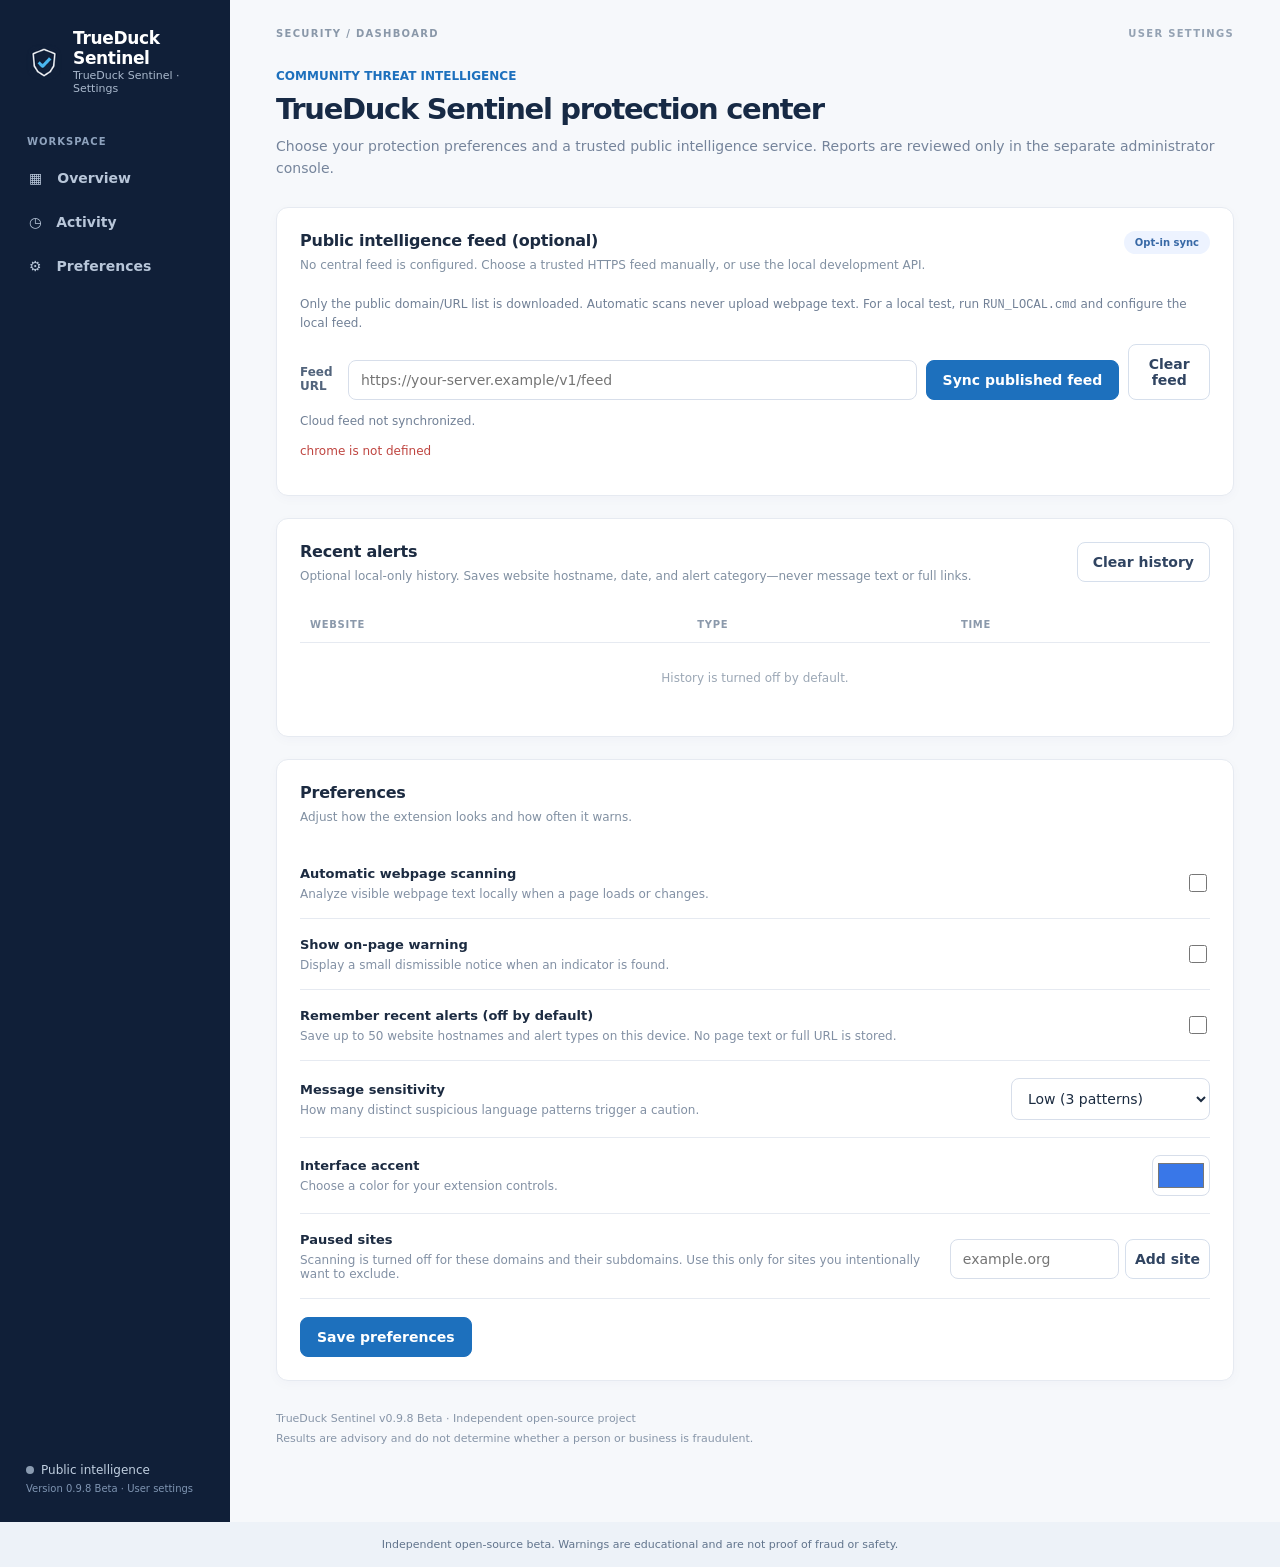
<file: extension/options.html>
<!doctype html>
<html lang="en">
<head><meta charset="utf-8"><meta name="viewport" content="width=device-width, initial-scale=1"><title>TrueDuck Sentinel | Settings</title><link rel="stylesheet" href="styles.css"></head>
<body class="dashboard-body">
  <div class="dashboard-layout">
    <aside class="sidebar">
      <div class="brand sidebar-brand"><img src="assets/icon48.png" alt="" class="brand-icon"><div><strong>TrueDuck Sentinel</strong><small>TrueDuck Sentinel · Settings</small></div></div>
      <div class="sidebar-label">WORKSPACE</div>
      <a href="#overview" class="nav-link">▦ <span>Overview</span></a>
      <a href="#activity" class="nav-link">◷ <span>Activity</span></a>
      <a href="#preferences" class="nav-link">⚙ <span>Preferences</span></a>
      <div class="sidebar-bottom"><span class="connection-dot" ></span><span >Public intelligence</span><small>Version 0.9.8 Beta · User settings</small></div>
    </aside>
    <main class="dashboard-main">
      <div class="topline"><span>SECURITY / DASHBOARD</span><span class="topline-right">USER SETTINGS</span></div>
      <section id="overview" class="page-intro"><div class="eyebrow">COMMUNITY THREAT INTELLIGENCE</div><h1>TrueDuck Sentinel protection center</h1><p>Choose your protection preferences and a trusted public intelligence service. Reports are reviewed only in the separate administrator console.</p></section>
      <section class="panel" id="cloud-feed">
        <div class="panel-title"><div><h2>Public intelligence feed (optional)</h2><p>No central feed is configured. Choose a trusted HTTPS feed manually, or use the local development API.</p></div><span class="pill">Opt-in sync</span></div>
        <p class="hint">Only the public domain/URL list is downloaded. Automatic scans never upload webpage text. For a local test, run <code>RUN_LOCAL.cmd</code> and configure the local feed.</p>
        <div class="connection-form"><label for="cloudUrl">Feed URL</label><input id="cloudUrl" type="url" spellcheck="false" placeholder="https://your-server.example/v1/feed" aria-label="Published feed URL"><button id="syncCloudButton" class="primary-button" type="button">Sync published feed</button><button id="clearCloudButton" class="secondary-button" type="button">Clear feed</button></div>
        <p id="cloudFeedStatus" class="hint">Cloud feed not synchronized.</p><p id="cloudMessage" class="hint" aria-live="polite"></p>
      </section>
      <section class="panel" id="activity"><div class="panel-title"><div><h2>Recent alerts</h2><p>Optional local-only history. Saves website hostname, date, and alert category—never message text or full links.</p></div><button id="clearHistory" class="secondary-button" type="button">Clear history</button></div>
        <div class="table-scroll"><table><thead><tr><th>WEBSITE</th><th>TYPE</th><th>TIME</th></tr></thead><tbody id="historyBody"><tr><td colspan="3" class="empty-state">History is turned off by default.</td></tr></tbody></table></div>
      </section>
      <section class="panel" id="preferences"><div class="panel-title"><div><h2>Preferences</h2><p>Adjust how the extension looks and how often it warns.</p></div></div>
        <div class="setting-row"><div><strong>Automatic webpage scanning</strong><p>Analyze visible webpage text locally when a page loads or changes.</p></div><input type="checkbox" id="autoScan" class="switch-input"></div>
        <div class="setting-row"><div><strong>Show on-page warning</strong><p>Display a small dismissible notice when an indicator is found.</p></div><input type="checkbox" id="showWarning" class="switch-input"></div>
        <div class="setting-row"><div><strong>Remember recent alerts (off by default)</strong><p>Save up to 50 website hostnames and alert types on this device. No page text or full URL is stored.</p></div><input type="checkbox" id="saveHistory" class="switch-input"></div>
        <div class="setting-row"><div><strong>Message sensitivity</strong><p>How many distinct suspicious language patterns trigger a caution.</p></div><select id="sensitivity"><option value="low">Low (3 patterns)</option><option value="balanced">Balanced (2 patterns)</option><option value="high">High (1 pattern)</option></select></div>
        <div class="setting-row"><div><strong>Interface accent</strong><p>Choose a color for your extension controls.</p></div><input id="accent" type="color" value="#3977e8" aria-label="Interface accent color"></div>
        <div class="setting-row"><div><strong>Paused sites</strong><p>Scanning is turned off for these domains and their subdomains. Use this only for sites you intentionally want to exclude.</p></div><div class="muted-site-control"><div id="mutedList" class="muted-list"></div><input id="mutedInput" placeholder="example.org" aria-label="Website to pause"><button id="addMuted" type="button" class="secondary-button">Add site</button></div></div>
        <button id="savePreferences" type="button" class="primary-button">Save preferences</button> <span id="preferencesMessage" class="hint" aria-live="polite"></span>
      </section>
      <footer class="dashboard-footer">TrueDuck Sentinel v0.9.8 Beta · Independent open-source project<div>Results are advisory and do not determine whether a person or business is fraudulent.</div></footer>
    </main>
  </div>
  <script src="shared/feed.js"></script>
  <script src="options.js"></script>
<div class="legal-options">Independent open-source beta. Warnings are educational and are not proof of fraud or safety.</div>
</body>
</html>
</file>
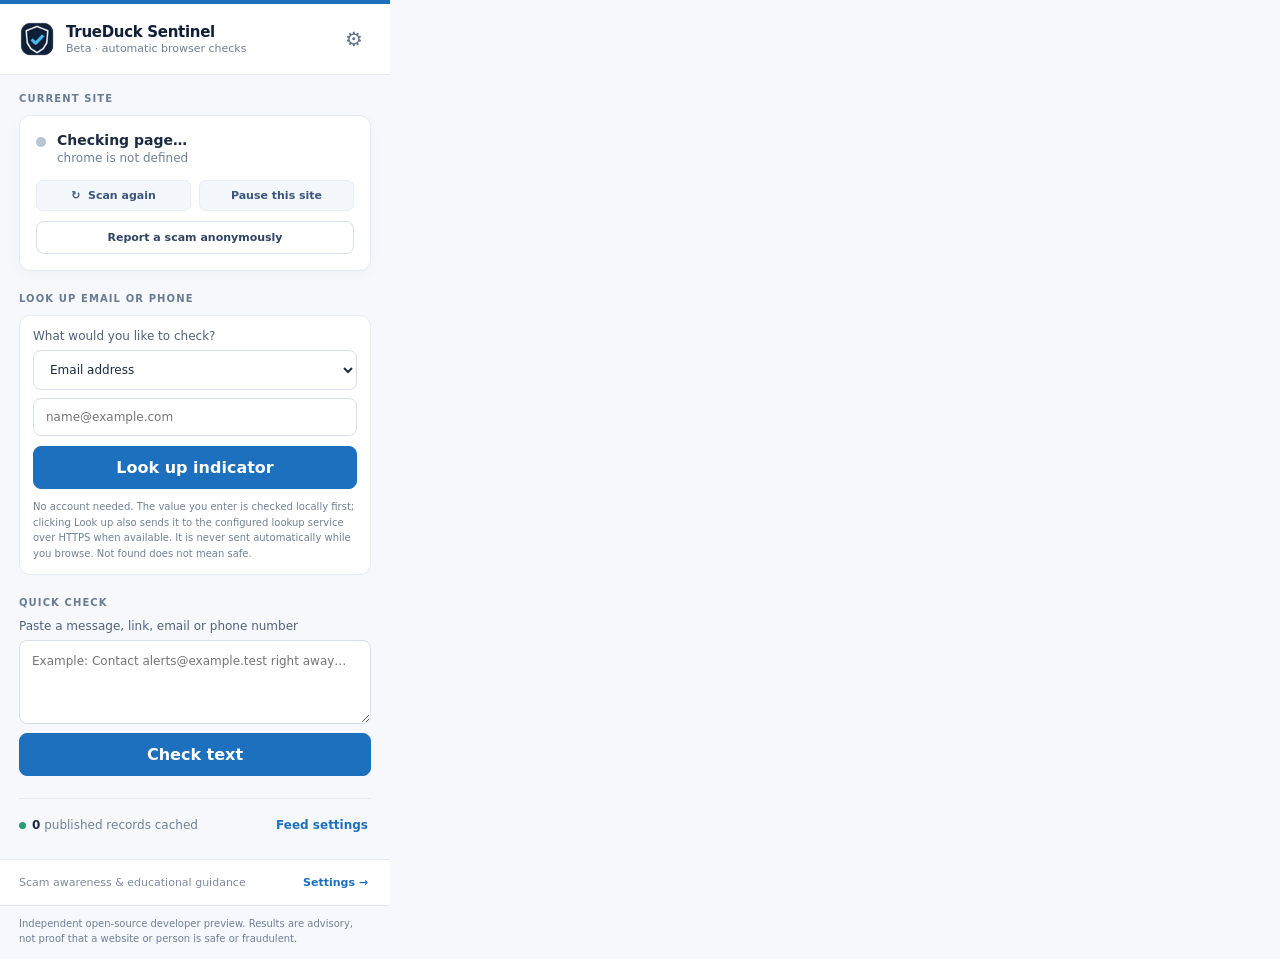
<file: extension/popup.html>
<!doctype html>
<html lang="en">
<head>
  <meta charset="utf-8">
  <meta name="viewport" content="width=device-width, initial-scale=1">
  <title>TrueDuck Sentinel Beta | community</title>
  <link rel="stylesheet" href="styles.css">
</head>
<body class="popup-body">
  <div class="popup-shell">
    <header class="popup-header">
      <div class="brand"><img src="assets/icon48.png" alt="" class="brand-icon"><div><strong>TrueDuck Sentinel</strong><small>Beta · automatic browser checks</small></div></div>
      <button id="settingsButton" class="icon-button" type="button" aria-label="Open settings" title="Settings">⚙</button>
    </header>
    <main class="popup-main">
      <div class="section-label">CURRENT SITE</div>
      <div class="site-card">
        <div class="site-heading"><span id="siteIcon" class="status-orb"></span><div class="grow"><div id="siteName" class="site-name">Checking page…</div><div id="siteMessage" class="secondary-text">Scanning visible page information</div></div></div>
        <div id="siteFindings" class="findings" aria-live="polite"></div>
        <div class="site-actions"><button class="subtle-button" id="scanButton" type="button">↻ &nbsp;Scan again</button><button class="subtle-button" id="muteButton" type="button">Pause this site</button></div>
        <button class="secondary-button report-site-button" id="communitySiteButton" type="button">Report a scam anonymously</button>
      </div>
      <div class="section-label with-space">LOOK UP EMAIL OR PHONE</div>
      <section class="lookup-card" aria-label="Email and phone reputation lookup">
        <label class="field-label" for="lookupKind">What would you like to check?</label>
        <div class="lookup-grid">
          <select id="lookupKind" aria-label="Indicator type"><option value="email">Email address</option><option value="phone">Phone number (US / Canada)</option></select>
          <input id="lookupValue" type="text" autocomplete="off" spellcheck="false" maxlength="190" placeholder="name@example.com" aria-label="Email or phone" />
        </div>
        <button id="lookupButton" type="button" class="primary-button full">Look up indicator</button>
        <div id="lookupResult" class="results-panel" hidden aria-live="polite"></div>
        <p class="lookup-privacy">No account needed. The value you enter is checked locally first; clicking Look up also sends it to the configured lookup service over HTTPS when available. It is never sent automatically while you browse. Not found does not mean safe.</p>
      </section>
      <div class="section-label with-space">QUICK CHECK</div>
      <label class="field-label" for="manualInput">Paste a message, link, email or phone number</label>
      <textarea id="manualInput" placeholder="Example: Contact alerts@example.test right away…" rows="3" maxlength="20000"></textarea>
      <button class="primary-button full" id="checkButton" type="button">Check text</button>
      <div id="manualResults" class="results-panel" hidden aria-live="polite"></div>
      <div class="database-row"><div><span class="small-dot"></span><strong id="dbCount">0</strong><span class="secondary-text"> published records cached</span></div><button id="syncButton" type="button" class="text-button">Feed settings</button></div>
      <div id="syncMessage" class="muted-caption" aria-live="polite"></div>
    </main>
    <footer class="popup-footer"><span>Scam awareness &amp; educational guidance</span><button id="manageButton" type="button" class="text-button">Settings →</button></footer>
    <div class="legal-note">Independent open-source developer preview. Results are advisory, not proof that a website or person is safe or fraudulent.</div>
  </div>
  <script src="shared/detector.js"></script>
  <script src="shared/lookup.js"></script>
  <script src="popup.js"></script>
</body>
</html>
</file>
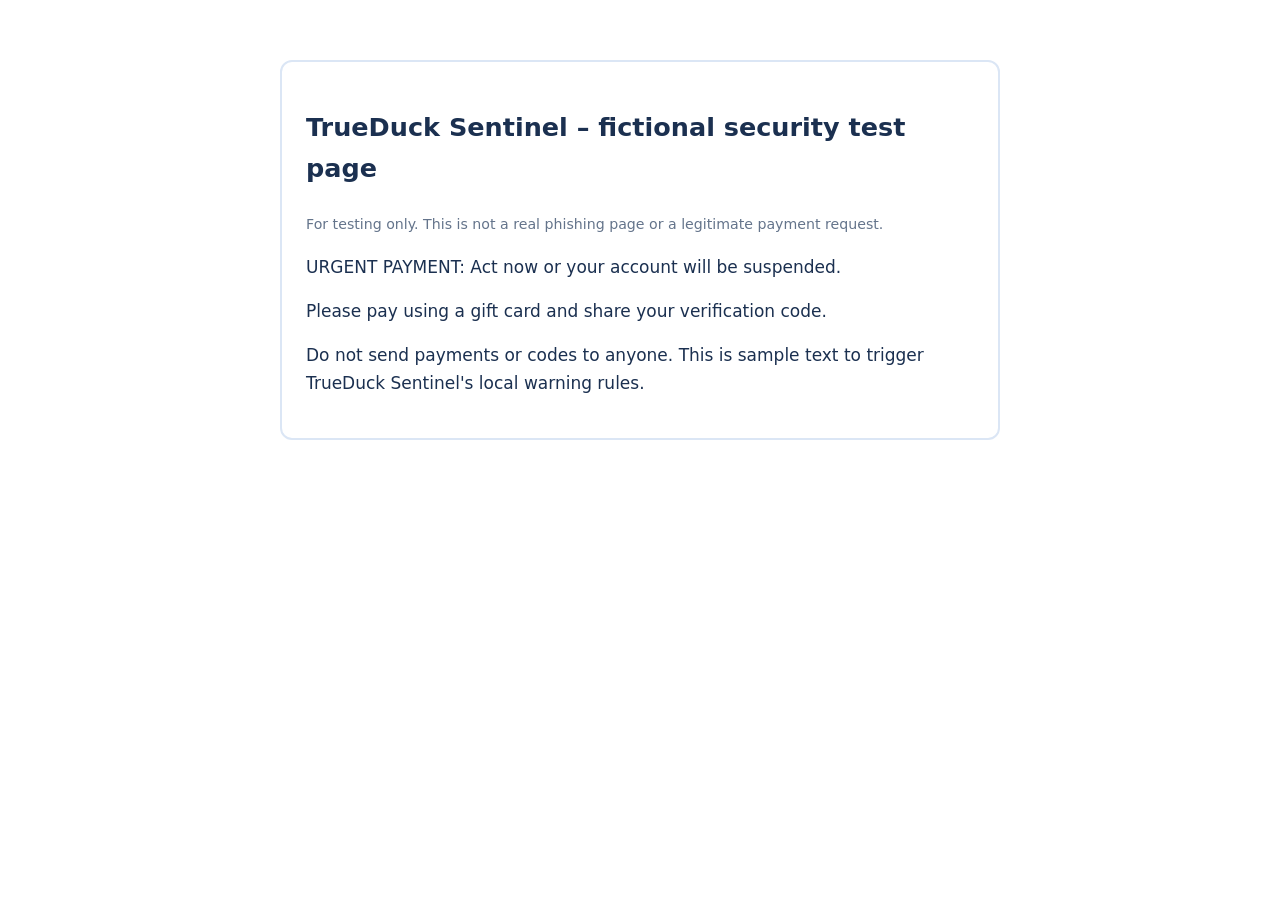
<file: tests/demo.html>
<!doctype html>
<html lang="en"><head><meta charset="utf-8"><title>TrueDuck Sentinel fictional safety test</title>
<style>body{font:17px/1.6 system-ui, sans-serif;max-width:720px;margin:60px auto;color:#1b3050}article{border:2px solid #dbe6f5;padding:24px;border-radius:12px}small{color:#64748b}</style></head>
<body><article><h1>TrueDuck Sentinel – fictional security test page</h1>
<small>For testing only. This is not a real phishing page or a legitimate payment request.</small>
<p>URGENT PAYMENT: Act now or your account will be suspended.</p>
<p>Please pay using a gift card and share your verification code.</p>
<p>Do not send payments or codes to anyone. This is sample text to trigger TrueDuck Sentinel's local warning rules.</p></article></body></html>
</file>
<file: extension/styles.css>
:root{--accent:#1d70bd;--navy:#101f38;--ink:#1c2b41;--muted:#718096;--line:#e6eaf1;--surface:#fff;--canvas:#f6f8fb;--soft:#f0f4f9;font-family:Inter,ui-sans-serif,system-ui,-apple-system,"Segoe UI",Roboto,Arial,sans-serif;color:var(--ink)}
*{box-sizing:border-box}body{margin:0}button,input,select,textarea{font:inherit}button{cursor:pointer}button:disabled{opacity:.6;cursor:default}input,select,textarea{outline:none;border:1px solid #d7deea;border-radius:8px;background:#fff;padding:11px 12px;color:#1b2b40;min-width:0}input:focus,select:focus,textarea:focus{border-color:var(--accent);box-shadow:0 0 0 3px color-mix(in srgb,var(--accent) 12%,white)}.primary-button{background:var(--accent);border:1px solid var(--accent);color:white;font-weight:650;border-radius:8px;padding:11px 16px;white-space:nowrap}.primary-button:hover{filter:brightness(.94)}.secondary-button{background:white;border:1px solid #d6dfec;color:#304461;font-weight:600;border-radius:8px;padding:11px 15px}.text-button{background:none;border:0;color:var(--accent);font-weight:650;padding:3px}.subtle-button{background:#f4f7fb;border:1px solid #e7edf5;color:#3b567d;font-weight:650;padding:9px 12px;border-radius:7px}.brand{display:flex;align-items:center;gap:11px}.brand-icon{width:36px;height:36px;object-fit:contain}.brand strong{display:block;font-size:15px;letter-spacing:-.02em;color:var(--navy)}.brand small{display:block;color:var(--muted);font-size:11px;margin-top:1px}.secondary-text{color:var(--muted);font-size:12px;line-height:1.45}.hint{font-size:12px;line-height:1.5;color:var(--muted)}
/* Compact browser popup */
.popup-body{width:390px;min-height:520px;background:var(--canvas)}.popup-shell{width:100%}.popup-header{display:flex;justify-content:space-between;align-items:center;padding:17px 19px;border-bottom:1px solid var(--line);background:white}.icon-button{background:transparent;border:none;border-radius:7px;font-size:20px;color:#61728b;padding:5px 8px}.icon-button:hover{background:#f4f6fa}.popup-main{padding:18px 19px}.section-label{font-size:10px;color:#6a7b95;font-weight:800;letter-spacing:.11em;margin-bottom:11px}.section-label.with-space{margin-top:22px}.site-card{background:white;border:1px solid #e5eaf2;border-radius:11px;padding:16px;box-shadow:0 3px 12px #24375908}.site-heading{display:flex;align-items:start;gap:11px}.grow{flex:1;min-width:0}.site-name{font-size:14px;font-weight:750;overflow-wrap:anywhere;margin-bottom:2px}.status-orb{width:10px;height:10px;border-radius:50%;background:#b9c3d3;flex:0 0 auto;margin-top:5px}.status-orb.ok,.small-dot{background:#2d9a73}.status-orb.caution{background:#d5a14d}.status-orb.bad{background:#ce6356}.findings{margin:13px 0}.finding-item{display:flex;gap:9px;align-items:start;margin:11px 0}.finding-item strong{font-size:12px;display:block;margin-bottom:2px}.finding-marker{width:7px;height:7px;border-radius:99px;flex:0 0 auto;margin-top:4px;background:#3d9c7b}.finding-marker.bad{background:#c64a42}.finding-marker.caution{background:#d79b40}.field-label{display:block;font-size:12px;color:#52627b;margin-bottom:7px}.popup-main textarea{width:100%;display:block;resize:vertical;font-size:12px;line-height:1.5;min-height:84px}.popup-main .full{width:100%;margin-top:9px}.results-panel{background:#fff;border:1px solid var(--line);border-radius:9px;margin-top:12px;padding:8px 13px;font-size:12px}.database-row{border-top:1px solid var(--line);margin-top:22px;padding-top:16px;display:flex;justify-content:space-between;align-items:center;font-size:12px}.database-row strong{font-size:12px}.small-dot{width:7px;height:7px;border-radius:99px;display:inline-block;margin-right:6px}.muted-caption{font-size:10px;color:#8a98a8;margin-top:6px}.popup-footer{display:flex;justify-content:space-between;align-items:center;padding:13px 19px;background:white;border-top:1px solid var(--line);color:#7d8ba0;font-size:11px}
/* Full-page management dashboard */
.dashboard-body{background:var(--canvas);font-size:14px}.dashboard-layout{display:grid;grid-template-columns:230px minmax(0,1fr);min-height:100vh}.sidebar{background:#101f38;min-height:100%;padding:28px 14px;color:white;position:sticky;top:0;height:100vh}.sidebar-brand{padding:0 12px 32px}.sidebar-brand strong{color:white;font-size:17px}.sidebar-brand small{color:#aab9cd}.sidebar-label{margin:9px 13px 11px;font-size:10px;letter-spacing:.1em;color:#8ea2bd;font-weight:750}.nav-link{display:flex;align-items:center;gap:15px;color:#b8c6d9;text-decoration:none;padding:12px 15px;border-radius:8px;font-weight:560;margin-bottom:4px}.nav-link:hover,.nav-link.active{background:#1e3f60;color:#fff}.sidebar-bottom{position:absolute;bottom:28px;left:26px;right:20px;font-size:12px;color:#c0cfe0}.sidebar-bottom small{display:block;margin-top:6px;color:#7f95b2;font-size:10px}.connection-dot{background:#8a9bb0;border-radius:100px;width:8px;height:8px;display:inline-block;margin-right:7px}.connection-dot.online{background:#62c39e}.dashboard-main{max-width:1300px;width:100%;margin:0 auto;padding:28px 46px 44px}.topline{display:flex;justify-content:space-between;font-weight:750;letter-spacing:.13em;font-size:10px;color:#8a98a9;padding-bottom:22px}.topline-right{color:#94a2b3}.page-intro{margin:8px 0 27px}.eyebrow{font-size:12px;font-weight:650;color:var(--accent);margin-bottom:9px}.page-intro h1{font-size:29px;letter-spacing:-.045em;margin:0 0 9px;color:#172a45}.page-intro p{margin:0;color:#75849b;line-height:1.6}.stat-grid{display:grid;grid-template-columns:repeat(3,minmax(0,1fr));gap:16px;margin-bottom:24px}.stat-card{background:#fff;border:1px solid var(--line);border-radius:12px;padding:20px 21px;box-shadow:0 3px 12px #1c366007}.stat-card span{font-weight:760;font-size:10px;color:#8490a3;letter-spacing:.1em}.stat-card strong{display:block;color:#152a46;font-size:30px;margin:11px 0 3px;letter-spacing:-.04em}.stat-card strong.stat-status{font-size:23px}.stat-card small{color:#93a0b0}.panel{background:white;border:1px solid var(--line);border-radius:12px;margin-bottom:22px;overflow:hidden;box-shadow:0 3px 12px #1c366007;padding:23px}.panel-title{display:flex;justify-content:space-between;align-items:start;gap:15px;margin-bottom:21px}.panel-title h2{font-size:16px;margin:0 0 6px;letter-spacing:-.015em}.panel-title p{color:#8190a2;margin:0;line-height:1.55;font-size:12px}.pill{background:#edf3ff;color:#3869a6;border-radius:100px;padding:6px 11px;font-size:10px;font-weight:750}.connection-form{display:flex;align-items:end;gap:9px}.connection-form label,.field label{display:block;color:#52647c;font-size:12px;font-weight:650;margin-bottom:7px}.connection-form input{width:100%}.flex-one{flex:1;min-width:0}.connection-form + .hint{margin-top:12px}.indicator-form{display:grid;grid-template-columns:repeat(4,minmax(0,1fr));gap:15px;border:1px solid var(--line);border-radius:10px;background:#fafbfd;padding:20px}.field input,.field select{width:100%}.field.span-two{grid-column:span 2}.form-actions{grid-column:1 / -1;display:flex;align-items:center;justify-content:space-between;gap:12px}.table-controls{display:flex;justify-content:space-between;align-items:center;margin:24px 0 13px}.table-controls input{padding:9px 12px;font-size:12px;width:240px}.table-label{font-size:10px;font-weight:800;color:#6b7c96;letter-spacing:.1em}.table-label span{background:#eef2f8;color:#657b98;border-radius:99px;padding:3px 7px;margin-left:5px;letter-spacing:0}.table-scroll{width:100%;overflow-x:auto}table{border-collapse:collapse;width:100%;min-width:580px;text-align:left}th{padding:12px 10px;border-bottom:1px solid var(--line);color:#8b99ab;font-size:10px;letter-spacing:.07em}td{border-bottom:1px solid #eff1f6;padding:15px 10px;color:#65758b;font-size:12px;vertical-align:middle}tr:last-child td{border:0}.record-kind{display:block;color:#788ba3;font-size:10px;text-transform:uppercase;font-weight:700;letter-spacing:.07em;margin-bottom:4px}.record-value{display:block;color:#2b3d55;font-size:12px;overflow-wrap:anywhere}.record-note{display:block;color:#9aa7b7;margin-top:4px}.status-tag{display:inline-block;background:#fff5e7;color:#a46e27;border-radius:100px;padding:6px 9px;font-size:10px;text-transform:capitalize;font-weight:750}.status-tag.verified{background:#e9f8f1;color:#237e5b}.delete-button{border:0;background:none;color:#b45450;font-size:11px;font-weight:650}.empty-state{text-align:center;color:#9ba7b5;padding:28px}.setting-row{padding:17px 0;border-bottom:1px solid var(--line);display:flex;align-items:center;justify-content:space-between;gap:16px}.setting-row:first-of-type{border-top:1px solid var(--line)}.setting-row strong{font-size:13px}.setting-row p{font-size:12px;color:#8290a4;margin:6px 0 0}.setting-row select{min-width:178px}.setting-row input[type=color]{height:41px;width:58px;padding:3px}.setting-row + .primary-button{margin-top:18px}.switch-input{width:18px;height:18px;accent-color:var(--accent)}.dashboard-footer{margin:28px 0;color:#8795a8;font-size:11px;line-height:1.9}.dashboard-footer strong{color:#60728d}
@media(max-width:880px){.dashboard-layout{grid-template-columns:1fr}.sidebar{position:static;height:auto;display:flex;gap:10px;align-items:center;padding:12px 16px}.sidebar-brand{padding:0;margin-right:8px}.sidebar-label,.sidebar-bottom{display:none}.nav-link{margin:0;padding:9px;font-size:12px}.dashboard-main{padding:22px}.indicator-form{grid-template-columns:repeat(2,minmax(0,1fr))}.field.span-two{grid-column:span 2}}
@media(max-width:520px){.stat-grid{grid-template-columns:1fr}.connection-form{flex-wrap:wrap}.connection-form .flex-one{flex-basis:100%}.indicator-form{grid-template-columns:1fr}.field.span-two{grid-column:auto}.form-actions{display:block}.form-actions button{margin-top:12px}.sidebar .brand small{display:none}.nav-link{gap:5px}}

/* Database backup/restore controls */
.data-actions { display: flex; gap: 8px; flex-wrap: wrap; }

/* Security review and privacy controls · v0.3 */
.site-actions{display:flex;gap:8px;flex-wrap:wrap}.site-actions button{flex:1;font-size:11px;padding:8px}
.muted-site-control{min-width:240px;max-width:390px;display:flex;flex-wrap:wrap;gap:6px;justify-content:flex-end}
.muted-site-control input{flex:1;min-width:155px}.muted-site-control button{padding:9px}
.muted-list{flex:0 0 100%;max-height:130px;overflow-y:auto}
.muted-item{display:flex;justify-content:space-between;align-items:center;gap:10px;padding:5px 0;font-size:12px}
.muted-item button{border:0;background:transparent;color:#b45450;font-size:11px}
@media(max-width:700px){.setting-row{flex-wrap:wrap}.muted-site-control{min-width:0;width:100%;max-width:none}}

/* Version 0.4: four clearly separated database overview metrics. */
.stat-grid{grid-template-columns:repeat(4,minmax(0,1fr))}
@media(max-width:1050px){.stat-grid{grid-template-columns:repeat(2,minmax(0,1fr))}}
@media(max-width:520px){.stat-grid{grid-template-columns:1fr}}

/* v0.5: focused review workspace, consistent with the existing dashboard. */
.review-form{background:#f8fafd;border:1px solid #dde5f0;border-radius:10px;padding:18px;margin-top:19px}
.review-form[hidden]{display:none}
.review-form h3{font-size:15px;color:var(--navy);margin:0 0 5px}
.review-fields{display:grid;grid-template-columns:1fr 1.5fr;gap:14px;margin:14px 0}
.review-fields .field input,.review-fields .field select,.review-fields .field textarea{width:100%}
.review-fields .review-wide{grid-column:1/-1}
.review-fields textarea{min-height:78px;resize:vertical}
.review-actions{display:flex;align-items:center;gap:14px;margin-top:15px}
.status-tag.dismissed{background:#f0f2f5;color:#6c7788}
.status-tag.pending{background:#fff5e7;color:#a46e27}
@media(max-width:650px){.review-fields{grid-template-columns:1fr}.review-fields .review-wide{grid-column:auto}}

/* Report intake is deliberately separate from automatic scanning. */
.report-site-button{width:100%;margin-top:10px;font-size:11px;padding:9px}

/* neutral interface theme — adjust these variables to change the theme. */
:root { --ui-deep-navy:#101f38; --ui-blue:#1d70bd; --ui-gray:#708197; --ui-white:#ffffff; }
.popup-header { border-top:4px solid var(--ui-blue); }
.brand-icon { border-radius:10px; }
.legal-note { background:#f5f8fc; border-top:1px solid #e3eaf2; color:#718096; font-size:10px; line-height:1.5; padding:10px 19px 13px; }
.legal-note a, .legal-options a { color:var(--accent); text-decoration:none; }
.legal-options { padding:14px 25px; background:#edf2f8; color:#61748c; font-size:11px; text-align:center; line-height:1.6; }
@media (max-width:480px) { .popup-body { width:360px; } }

/* v0.9.3: compact, accessible contact reputation lookup in the consumer popup. */
.lookup-card{border:1px solid var(--line);background:#fff;border-radius:11px;padding:13px;margin:5px 0 18px}
.lookup-grid{display:flex;flex-direction:column;gap:8px}
.lookup-grid select,.lookup-grid input{width:100%;font-size:12px}
.lookup-privacy{font-size:10px;color:#718197;line-height:1.55;margin:10px 0 0}
.lookup-card .primary-button.full{margin-top:10px}
.lookup-card .results-panel{margin-top:10px}
</file>
